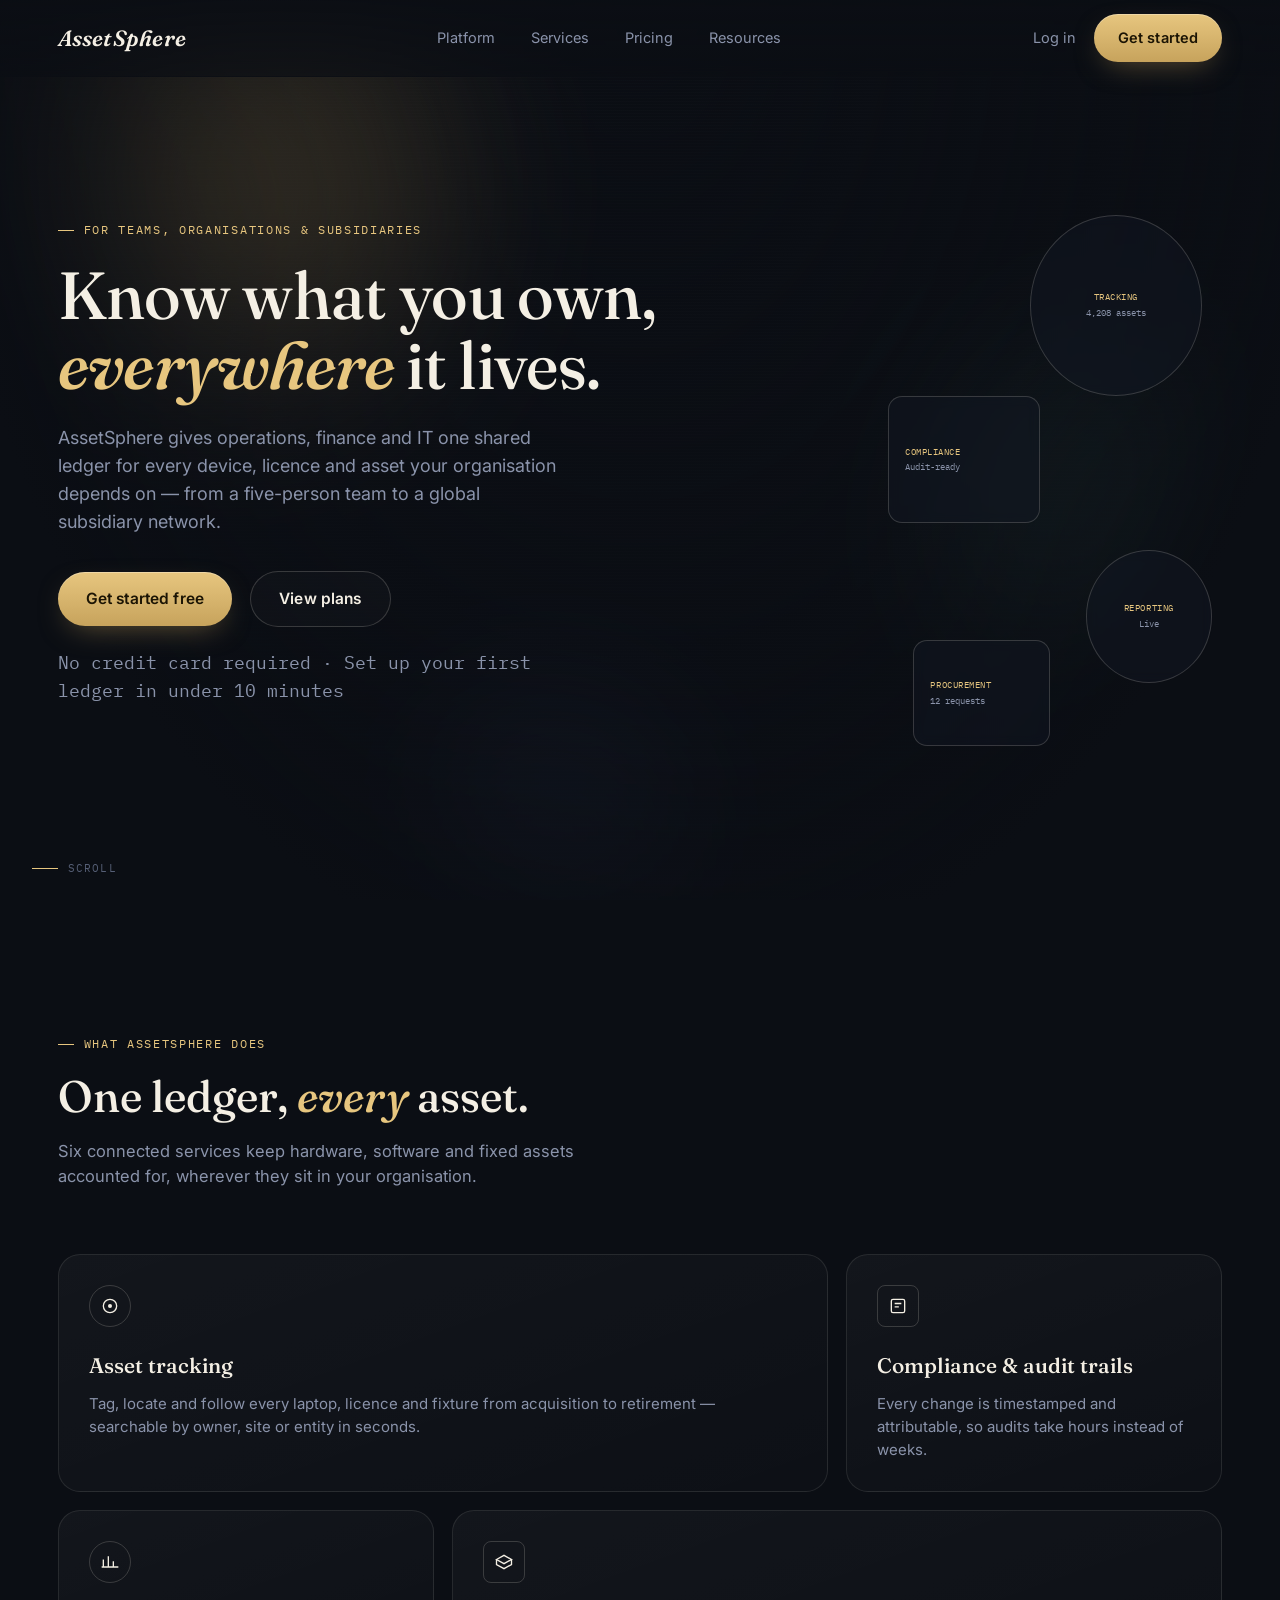
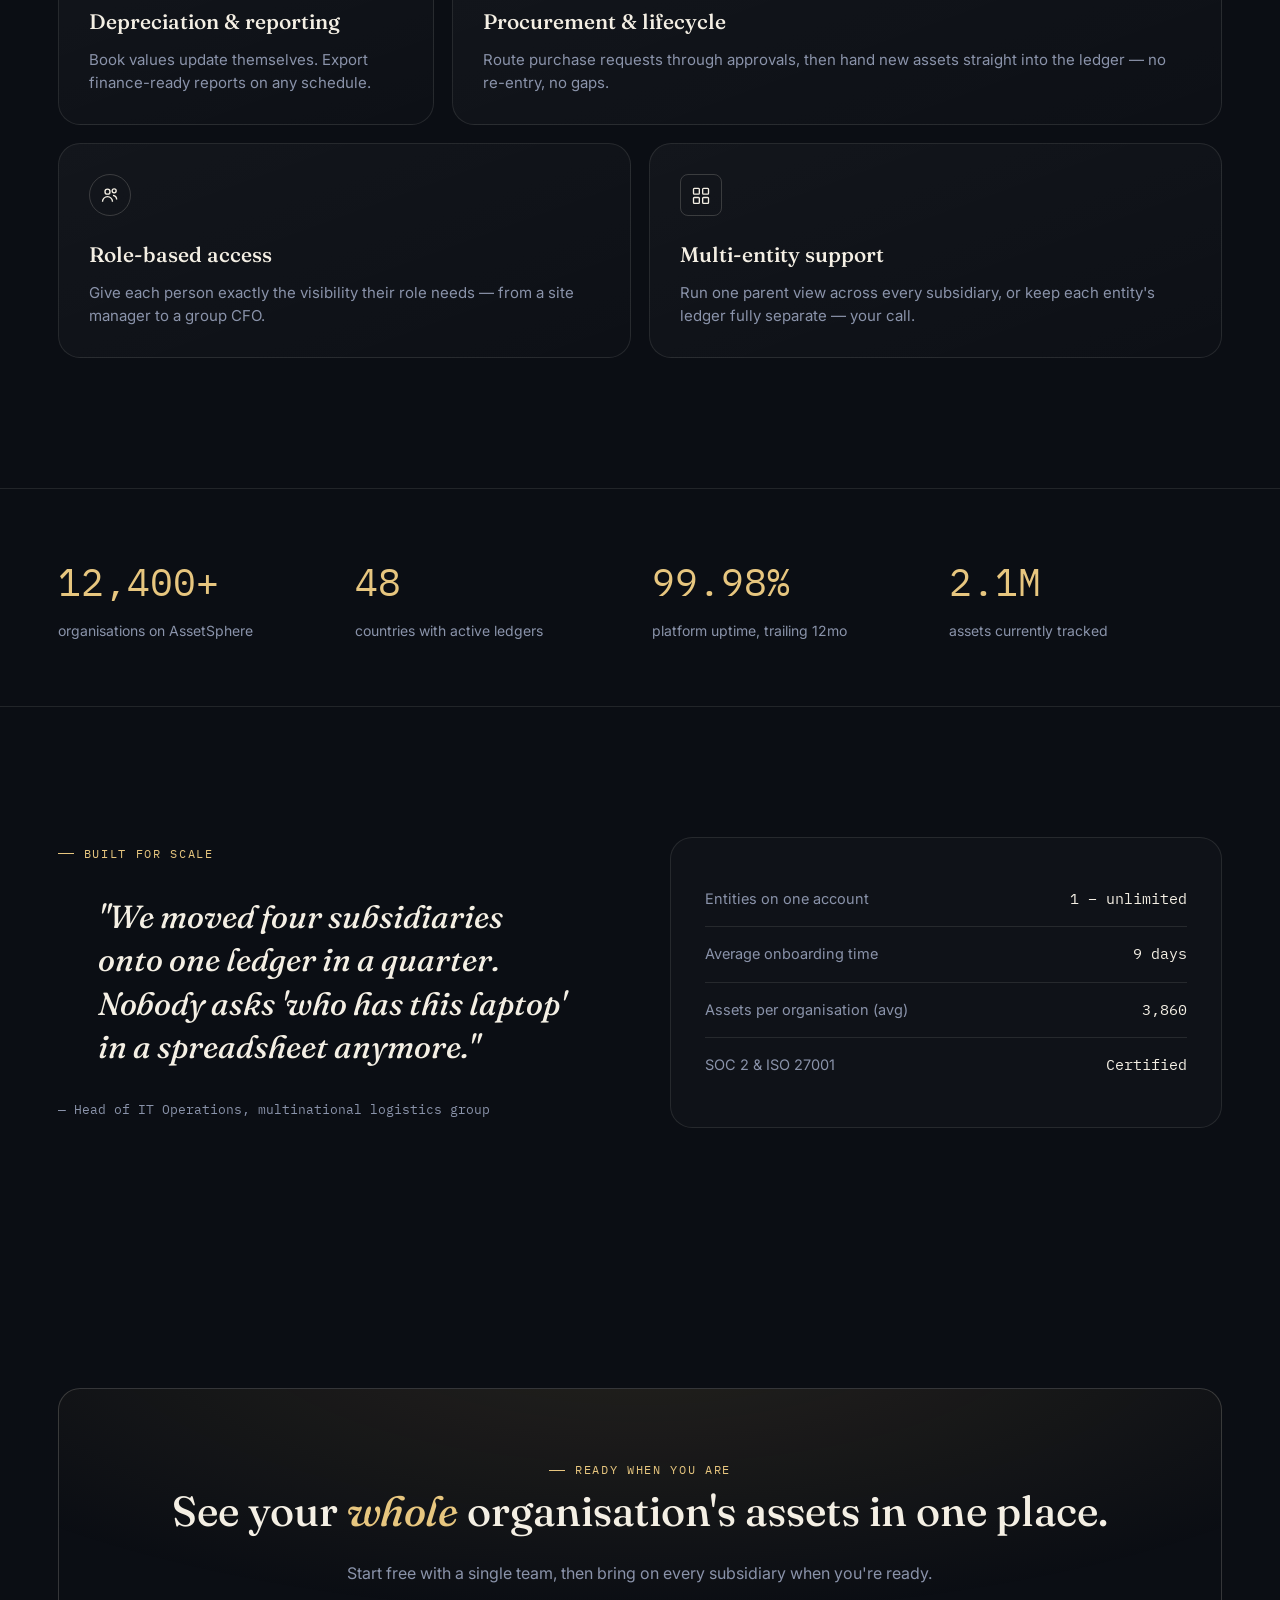
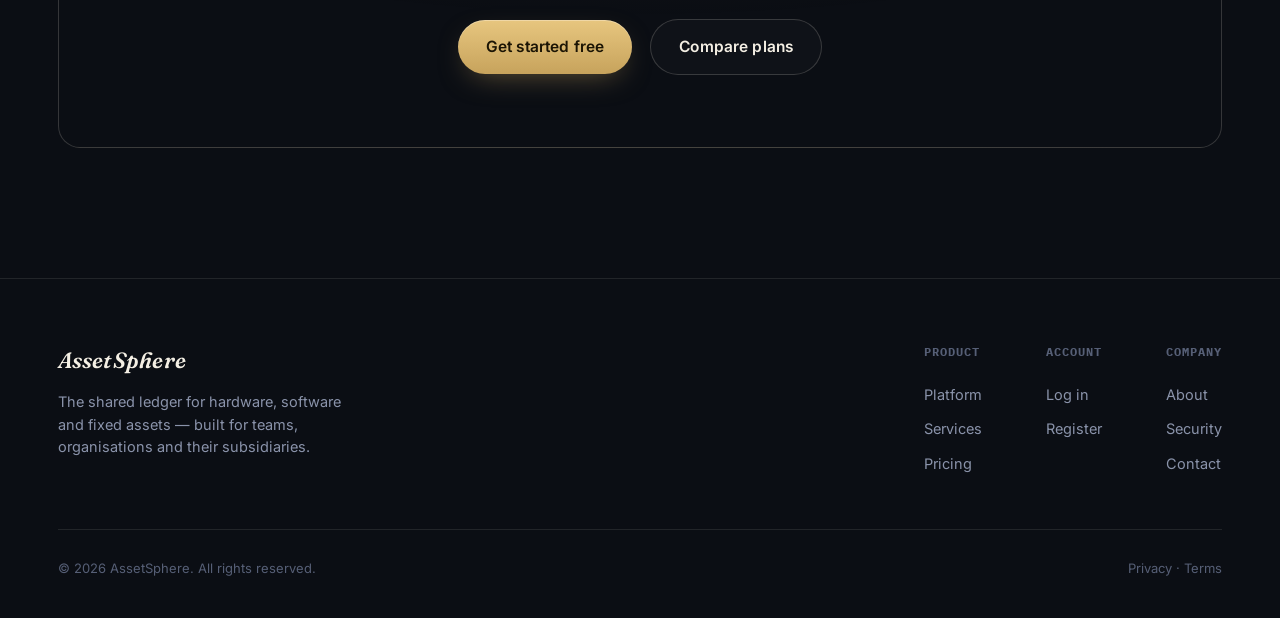
<file: index.html>
<!DOCTYPE html>
<html lang="en">
<head>
<meta charset="UTF-8">
<meta name="viewport" content="width=device-width, initial-scale=1.0, viewport-fit=cover">
<title>AssetSphere — Asset management for every team, org and subsidiary</title>
<meta name="description" content="AssetSphere gives operations, finance and IT one shared ledger for every device, license and asset your organisation depends on.">
<link rel="preconnect" href="https://fonts.googleapis.com">
<link rel="preconnect" href="https://fonts.gstatic.com" crossorigin>
<link href="https://fonts.googleapis.com/css2?family=Fraunces:ital,opsz,wght@0,9..144,380;0,9..144,480;0,9..144,560;1,9..144,480;1,9..144,560&family=Inter:wght@400;500;600;700&family=IBM+Plex+Mono:wght@400;500&display=swap" rel="stylesheet">
<link rel="stylesheet" href="css/style.css">
</head>
<body data-scene="hero">

  <!-- perpetual, scroll-tuned animated background -->
  <div class="bg-field" aria-hidden="true">
    <div class="blob blob-a"></div>
    <div class="blob blob-b"></div>
    <div class="blob blob-c"></div>
  </div>

  <nav class="nav">
    <div class="container nav-inner">
      <a href="index.html" class="wordmark">AssetSphere</a>
      <div class="nav-links">
        <a href="index.html#platform">Platform</a>
        <a href="index.html#services">Services</a>
        <a href="pricing.html">Pricing</a>
        <a href="index.html#faq">Resources</a>
      </div>
      <div class="nav-actions">
        <a href="login.html?mode=login" class="nav-login">Log in</a>
        <a href="login.html?mode=register" class="btn btn-primary">Get started</a>
      </div>
    </div>
  </nav>

  <!-- ============================= HERO ============================= -->
  <header class="hero" data-scene="hero">
    <div class="container hero-grid">
      <div class="hero-copy">
        <div class="eyebrow">For teams, organisations &amp; subsidiaries</div>
        <h1>Know what you own,<br><em>everywhere</em> it lives.</h1>
        <p>AssetSphere gives operations, finance and IT one shared ledger for every device, licence and asset your organisation depends on — from a five-person team to a global subsidiary network.</p>
        <div class="hero-actions">
          <a href="login.html?mode=register" class="btn btn-primary btn-lg">Get started free</a>
          <a href="pricing.html" class="btn btn-ghost btn-lg">View plans</a>
        </div>
        <p class="hero-note">No credit card required · Set up your first ledger in under 10 minutes</p>
      </div>

      <div class="hero-stage" id="platform">
        <div class="shape circle s-tracking">
          <span class="tag">Tracking</span>
          <span class="num">4,208 assets</span>
        </div>
        <div class="shape square s-compliance">
          <span class="tag">Compliance</span>
          <span class="num">Audit-ready</span>
        </div>
        <div class="shape circle s-reporting">
          <span class="tag">Reporting</span>
          <span class="num">Live</span>
        </div>
        <div class="shape square s-procurement">
          <span class="tag">Procurement</span>
          <span class="num">12 requests</span>
        </div>
      </div>
    </div>

    <div class="scroll-cue"><span class="line"></span> Scroll</div>
  </header>

  <!-- ============================= FEATURES ============================= -->
  <section class="section" id="services" data-scene="features">
    <div class="container">
      <div class="section-head">
        <div class="eyebrow">What AssetSphere does</div>
        <h2>One ledger, <em>every</em> asset.</h2>
        <p>Six connected services keep hardware, software and fixed assets accounted for, wherever they sit in your organisation.</p>
      </div>

      <div class="bento">

        <div class="card card--wide reveal">
          <div class="glyph circle">
            <svg viewBox="0 0 24 24" fill="none" stroke="currentColor" stroke-width="1.6"><circle cx="12" cy="12" r="8"/><circle cx="12" cy="12" r="2.4" fill="currentColor" stroke="none"/></svg>
          </div>
          <h3>Asset tracking</h3>
          <p>Tag, locate and follow every laptop, licence and fixture from acquisition to retirement — searchable by owner, site or entity in seconds.</p>
        </div>

        <div class="card card--narrow reveal">
          <div class="glyph">
            <svg viewBox="0 0 24 24" fill="none" stroke="currentColor" stroke-width="1.6"><rect x="4" y="4" width="16" height="16" rx="2"/><path d="M8 9h8M8 13h5"/></svg>
          </div>
          <h3>Compliance &amp; audit trails</h3>
          <p>Every change is timestamped and attributable, so audits take hours instead of weeks.</p>
        </div>

        <div class="card card--narrow reveal">
          <div class="glyph circle">
            <svg viewBox="0 0 24 24" fill="none" stroke="currentColor" stroke-width="1.6"><path d="M4 18V9M10 18V5M16 18v-7M22 18H2"/></svg>
          </div>
          <h3>Depreciation &amp; reporting</h3>
          <p>Book values update themselves. Export finance-ready reports on any schedule.</p>
        </div>

        <div class="card card--wide reveal">
          <div class="glyph">
            <svg viewBox="0 0 24 24" fill="none" stroke="currentColor" stroke-width="1.6"><path d="M3 9l9-5 9 5-9 5-9-5Z"/><path d="M3 9v6l9 5 9-5V9"/></svg>
          </div>
          <h3>Procurement &amp; lifecycle</h3>
          <p>Route purchase requests through approvals, then hand new assets straight into the ledger — no re-entry, no gaps.</p>
        </div>

        <div class="card card--half reveal">
          <div class="glyph circle">
            <svg viewBox="0 0 24 24" fill="none" stroke="currentColor" stroke-width="1.6"><circle cx="9" cy="8" r="3"/><path d="M3 20c0-3.3 2.7-6 6-6s6 2.7 6 6"/><circle cx="17" cy="7" r="2.4"/><path d="M15.6 12.4c2.4.4 4.4 2.4 4.4 5.1"/></svg>
          </div>
          <h3>Role-based access</h3>
          <p>Give each person exactly the visibility their role needs — from a site manager to a group CFO.</p>
        </div>

        <div class="card card--half reveal">
          <div class="glyph">
            <svg viewBox="0 0 24 24" fill="none" stroke="currentColor" stroke-width="1.6"><rect x="3" y="4" width="7" height="7" rx="1"/><rect x="14" y="4" width="7" height="7" rx="1"/><rect x="3" y="15" width="7" height="7" rx="1"/><rect x="14" y="15" width="7" height="7" rx="1"/></svg>
          </div>
          <h3>Multi-entity support</h3>
          <p>Run one parent view across every subsidiary, or keep each entity's ledger fully separate — your call.</p>
        </div>

      </div>
    </div>
  </section>

  <!-- ============================= STATS ============================= -->
  <section class="stats" data-scene="features">
    <div class="container stats-grid">
      <div class="stat reveal"><div class="n">12,400+</div><div class="l">organisations on AssetSphere</div></div>
      <div class="stat reveal"><div class="n">48</div><div class="l">countries with active ledgers</div></div>
      <div class="stat reveal"><div class="n">99.98%</div><div class="l">platform uptime, trailing 12mo</div></div>
      <div class="stat reveal"><div class="n">2.1M</div><div class="l">assets currently tracked</div></div>
    </div>
  </section>

  <!-- ============================= PROOF ============================= -->
  <section class="section" data-scene="proof">
    <div class="container proof">
      <div class="reveal">
        <div class="eyebrow">Built for scale</div>
        <blockquote>"We moved four subsidiaries onto one ledger in a quarter. Nobody asks 'who has this laptop' in a spreadsheet anymore."</blockquote>
        <cite>— Head of IT Operations, multinational logistics group</cite>
      </div>
      <div class="proof-panel reveal">
        <div class="proof-row"><span class="label">Entities on one account</span><span class="value">1 – unlimited</span></div>
        <div class="proof-row"><span class="label">Average onboarding time</span><span class="value">9 days</span></div>
        <div class="proof-row"><span class="label">Assets per organisation (avg)</span><span class="value">3,860</span></div>
        <div class="proof-row"><span class="label">SOC 2 &amp; ISO 27001</span><span class="value">Certified</span></div>
      </div>
    </div>
  </section>

  <!-- ============================= FAQ / RESOURCES teaser ============================= -->
  <section class="section" id="faq" data-scene="cta">
    <div class="container">
      <div class="cta-band reveal">
        <div class="eyebrow" style="justify-content:center">Ready when you are</div>
        <h2>See your <em>whole</em> organisation's assets in one place.</h2>
        <p>Start free with a single team, then bring on every subsidiary when you're ready.</p>
        <div class="hero-actions">
          <a href="login.html?mode=register" class="btn btn-primary btn-lg">Get started free</a>
          <a href="pricing.html" class="btn btn-ghost btn-lg">Compare plans</a>
        </div>
      </div>
    </div>
  </section>

  <footer data-scene="cta">
    <div class="container">
      <div class="footer-top">
        <div class="footer-brand">
          <a href="index.html" class="wordmark">AssetSphere</a>
          <p>The shared ledger for hardware, software and fixed assets — built for teams, organisations and their subsidiaries.</p>
        </div>
        <div class="footer-cols">
          <div class="footer-col">
            <h4>Product</h4>
            <a href="index.html#platform">Platform</a>
            <a href="index.html#services">Services</a>
            <a href="pricing.html">Pricing</a>
          </div>
          <div class="footer-col">
            <h4>Account</h4>
            <a href="login.html?mode=login">Log in</a>
            <a href="login.html?mode=register">Register</a>
          </div>
          <div class="footer-col">
            <h4>Company</h4>
            <a href="#">About</a>
            <a href="#">Security</a>
            <a href="#">Contact</a>
          </div>
        </div>
      </div>
      <div class="footer-bottom">
        <span>© 2026 AssetSphere. All rights reserved.</span>
        <span>Privacy · Terms</span>
      </div>
    </div>
  </footer>

  <script src="js/main.js"></script>
</body>
</html>
</file>
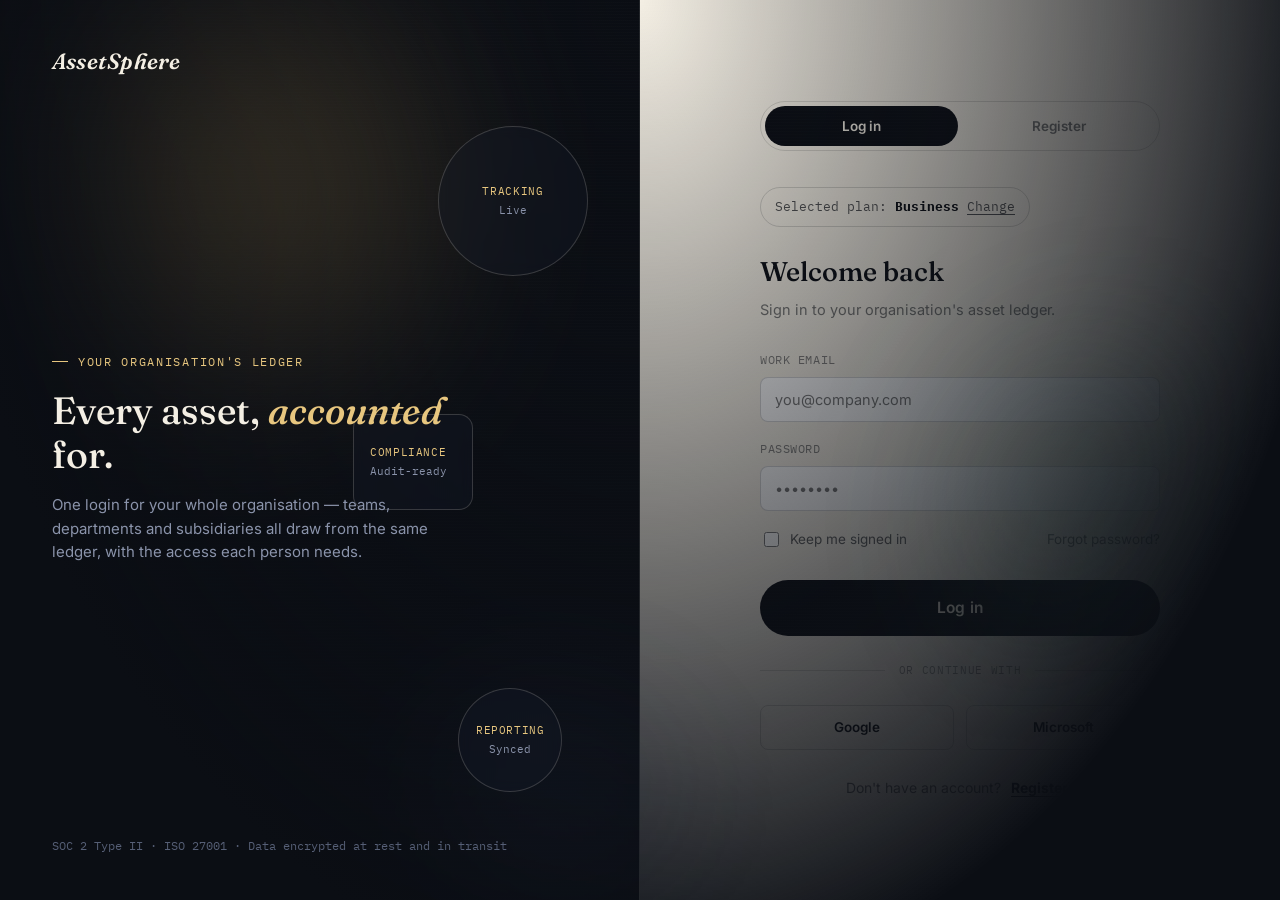
<file: login.html>
<!DOCTYPE html>
<html lang="en">
<head>
<meta charset="UTF-8">
<meta name="viewport" content="width=device-width, initial-scale=1.0, viewport-fit=cover">
<title>Log in or register — AssetSphere</title>
<meta name="description" content="Sign in to your organisation's asset ledger, or set up AssetSphere for your team.">
<link rel="preconnect" href="https://fonts.googleapis.com">
<link rel="preconnect" href="https://fonts.gstatic.com" crossorigin>
<link href="https://fonts.googleapis.com/css2?family=Fraunces:ital,opsz,wght@0,9..144,380;0,9..144,480;0,9..144,560;1,9..144,480;1,9..144,560&family=Inter:wght@400;500;600;700&family=IBM+Plex+Mono:wght@400;500&display=swap" rel="stylesheet">
<link rel="stylesheet" href="css/style.css">
<link rel="stylesheet" href="css/auth.css">
</head>
<body class="auth-body" data-scene="hero">

  <div class="bg-field" aria-hidden="true">
    <div class="blob blob-a"></div>
    <div class="blob blob-b"></div>
    <div class="blob blob-c"></div>
  </div>

  <div class="auth-shell">

    <!-- brand / motion panel -->
    <div class="auth-brand">
      <a href="index.html" class="wordmark">AssetSphere</a>

      <div class="auth-stage" aria-hidden="true">
        <div class="shape circle a-s1"><span class="tag">Tracking</span><span class="num">Live</span></div>
        <div class="shape square a-s2"><span class="tag">Compliance</span><span class="num">Audit-ready</span></div>
        <div class="shape circle a-s3"><span class="tag">Reporting</span><span class="num">Synced</span></div>
      </div>

      <div class="auth-brand-copy">
        <div class="eyebrow">Your organisation's ledger</div>
        <h1>Every asset, <em>accounted</em> for.</h1>
        <p>One login for your whole organisation — teams, departments and subsidiaries all draw from the same ledger, with the access each person needs.</p>
      </div>

      <div class="auth-foot-note">SOC 2 Type II · ISO 27001 · Data encrypted at rest and in transit</div>
    </div>

    <!-- form panel -->
    <div class="auth-form-side">
      <div class="auth-form-wrap">

        <div class="auth-tabs">
          <button type="button" data-pane="login" class="is-active">Log in</button>
          <button type="button" data-pane="register">Register</button>
        </div>

        <div class="plan-chip" data-plan-chip hidden>
          Selected plan: <strong data-plan-name>Business</strong>
          <a href="pricing.html">Change</a>
        </div>

        <h2 data-auth-heading>Welcome back</h2>
        <p class="sub" data-auth-sub>Sign in to your organisation's asset ledger.</p>

        <!-- LOGIN -->
        <div class="pane" data-pane="login">
          <form data-auth-form>
            <div class="field">
              <label for="login-email">Work email</label>
              <input id="login-email" type="email" placeholder="you@company.com" required autocomplete="email">
            </div>
            <div class="field">
              <label for="login-password">Password</label>
              <input id="login-password" type="password" placeholder="••••••••" required autocomplete="current-password">
            </div>
            <div class="form-row-between">
              <label class="checkline"><input type="checkbox">Keep me signed in</label>
              <a href="#" class="link-muted">Forgot password?</a>
            </div>
            <button type="submit" class="btn btn-dark btn-block btn-lg">Log in</button>
          </form>

          <div class="divider">Or continue with</div>
          <div class="sso-row">
            <button type="button" class="sso-btn">Google</button>
            <button type="button" class="sso-btn">Microsoft</button>
          </div>

          <p class="auth-switch">Don't have an account? <button type="button" data-switch-to="register">Register</button></p>
        </div>

        <!-- REGISTER -->
        <div class="pane" data-pane="register">
          <form data-auth-form>
            <div class="field-row">
              <div class="field">
                <label for="reg-first">First name</label>
                <input id="reg-first" type="text" placeholder="Jordan" required autocomplete="given-name">
              </div>
              <div class="field">
                <label for="reg-last">Last name</label>
                <input id="reg-last" type="text" placeholder="Reyes" required autocomplete="family-name">
              </div>
            </div>
            <div class="field">
              <label for="reg-org">Organisation name</label>
              <input id="reg-org" type="text" placeholder="Acme Holdings, or a subsidiary name" required autocomplete="organization">
            </div>
            <div class="field">
              <label for="reg-email">Work email</label>
              <input id="reg-email" type="email" placeholder="you@company.com" required autocomplete="email">
            </div>
            <div class="field">
              <label for="reg-size">Organisation size</label>
              <select id="reg-size" required>
                <option value="" disabled selected>Select team size</option>
                <option>1–10 people</option>
                <option>11–50 people</option>
                <option>51–250 people</option>
                <option>251–1,000 people</option>
                <option>1,000+ / multiple subsidiaries</option>
              </select>
            </div>
            <div class="field">
              <label for="reg-password">Password</label>
              <input id="reg-password" type="password" placeholder="At least 10 characters" required autocomplete="new-password" minlength="10">
              <div class="field-hint">Use 10+ characters with a mix of letters and numbers.</div>
            </div>
            <div class="form-row-between">
              <label class="checkline"><input type="checkbox" required>I agree to the Terms &amp; Privacy Policy</label>
            </div>
            <button type="submit" class="btn btn-dark btn-block btn-lg">Create account</button>
          </form>

          <p class="auth-switch">Already have an account? <button type="button" data-switch-to="login">Log in</button></p>
        </div>

      </div>
    </div>

  </div>

  <script src="js/main.js"></script>
  <script src="js/auth.js"></script>
</body>
</html>
</file>
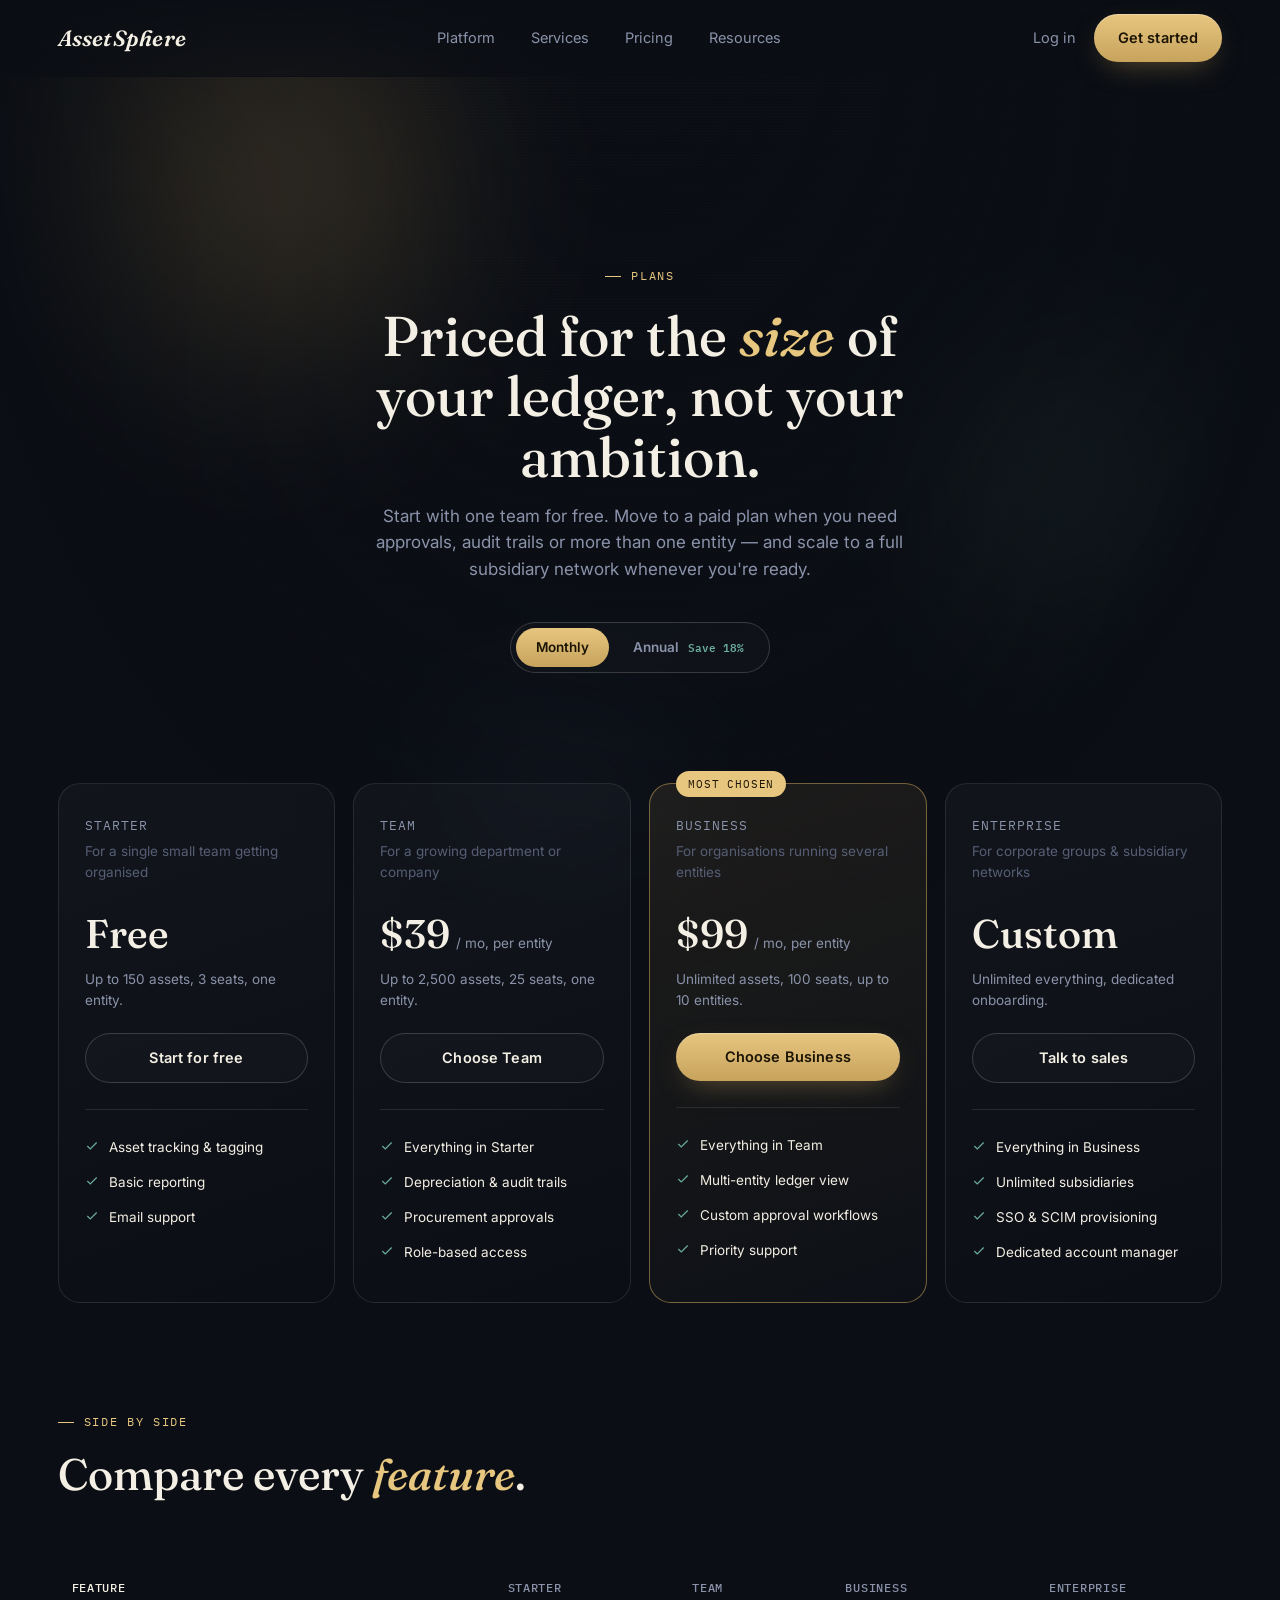
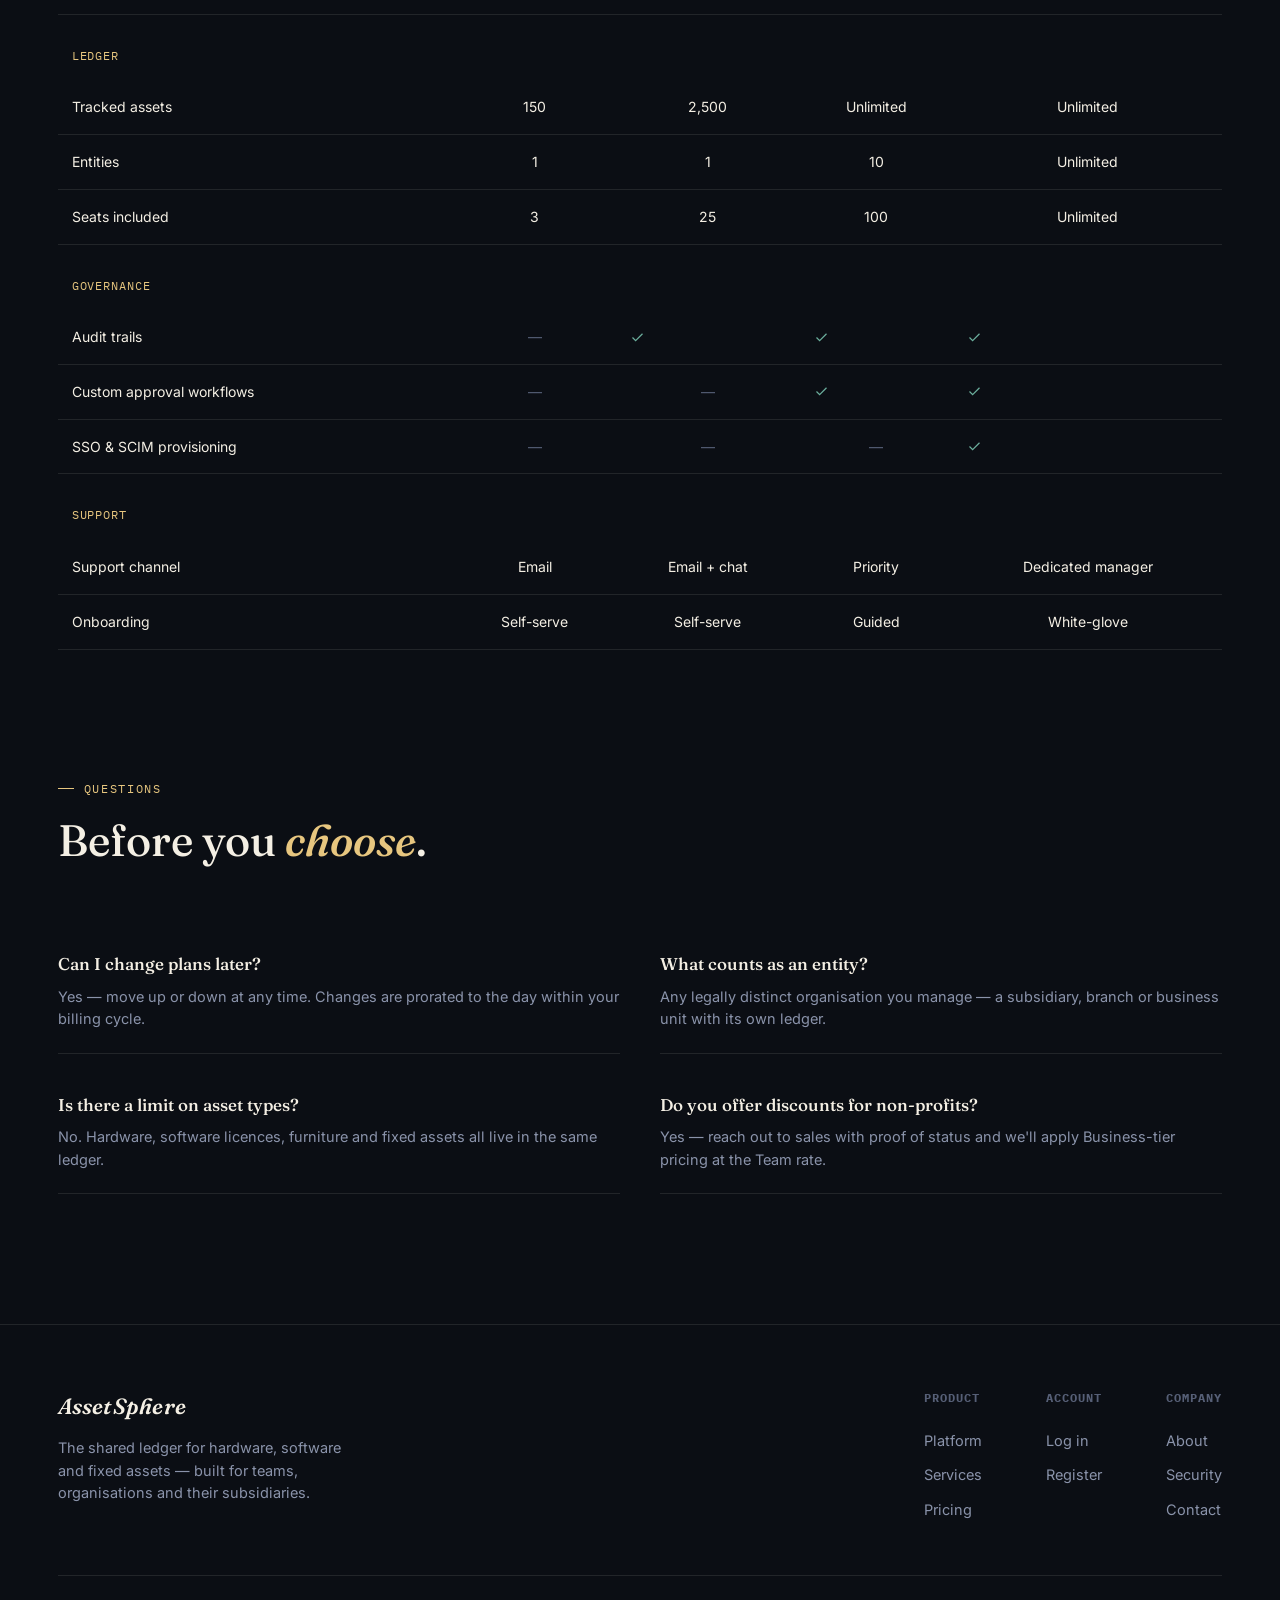
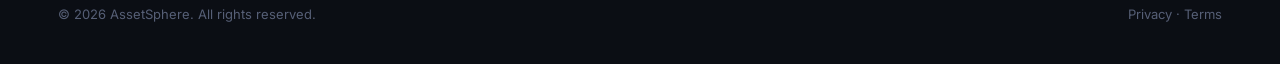
<file: pricing.html>
<!DOCTYPE html>
<html lang="en">
<head>
<meta charset="UTF-8">
<meta name="viewport" content="width=device-width, initial-scale=1.0, viewport-fit=cover">
<title>Pricing — AssetSphere</title>
<meta name="description" content="Plans for every stage — from a single team to a global subsidiary network.">
<link rel="preconnect" href="https://fonts.googleapis.com">
<link rel="preconnect" href="https://fonts.gstatic.com" crossorigin>
<link href="https://fonts.googleapis.com/css2?family=Fraunces:ital,opsz,wght@0,9..144,380;0,9..144,480;0,9..144,560;1,9..144,480;1,9..144,560&family=Inter:wght@400;500;600;700&family=IBM+Plex+Mono:wght@400;500&display=swap" rel="stylesheet">
<link rel="stylesheet" href="css/style.css">
<link rel="stylesheet" href="css/pricing.css">
</head>
<body data-scene="hero">

  <div class="bg-field" aria-hidden="true">
    <div class="blob blob-a"></div>
    <div class="blob blob-b"></div>
    <div class="blob blob-c"></div>
  </div>

  <nav class="nav">
    <div class="container nav-inner">
      <a href="index.html" class="wordmark">AssetSphere</a>
      <div class="nav-links">
        <a href="index.html#platform">Platform</a>
        <a href="index.html#services">Services</a>
        <a href="pricing.html">Pricing</a>
        <a href="index.html#faq">Resources</a>
      </div>
      <div class="nav-actions">
        <a href="login.html?mode=login" class="nav-login">Log in</a>
        <a href="login.html?mode=register" class="btn btn-primary">Get started</a>
      </div>
    </div>
  </nav>

  <header class="pricing-hero" data-scene="hero">
    <div class="container">
      <div class="eyebrow">Plans</div>
      <h1>Priced for the <em>size</em> of your ledger, not your ambition.</h1>
      <p>Start with one team for free. Move to a paid plan when you need approvals, audit trails or more than one entity — and scale to a full subsidiary network whenever you're ready.</p>

      <div class="billing-toggle">
        <button type="button" data-period="monthly" class="is-active">Monthly</button>
        <button type="button" data-period="annual">Annual <span class="save">Save 18%</span></button>
      </div>
    </div>
  </header>

  <section class="plans monthly" data-scene="features">
    <div class="container">
      <div class="plans-grid">

        <!-- Starter -->
        <div class="plan reveal">
          <div class="plan-name">Starter</div>
          <div class="plan-for">For a single small team getting organised</div>
          <div class="plan-price">
            <span class="amt m-price">Free</span>
            <span class="amt a-price">Free</span>
          </div>
          <div class="plan-desc">Up to 150 assets, 3 seats, one entity.</div>
          <a href="login.html?mode=register&amp;plan=Starter" class="btn btn-ghost btn-block">Start for free</a>
          <ul class="plan-features">
            <li><svg viewBox="0 0 24 24" fill="none" stroke="currentColor" stroke-width="2"><path d="M4 12l5 5 11-11"/></svg>Asset tracking &amp; tagging</li>
            <li><svg viewBox="0 0 24 24" fill="none" stroke="currentColor" stroke-width="2"><path d="M4 12l5 5 11-11"/></svg>Basic reporting</li>
            <li><svg viewBox="0 0 24 24" fill="none" stroke="currentColor" stroke-width="2"><path d="M4 12l5 5 11-11"/></svg>Email support</li>
          </ul>
        </div>

        <!-- Team -->
        <div class="plan reveal">
          <div class="plan-name">Team</div>
          <div class="plan-for">For a growing department or company</div>
          <div class="plan-price">
            <span class="amt m-price">$39</span>
            <span class="amt a-price">$32</span>
            <span class="per">/ mo, per entity</span>
          </div>
          <div class="plan-desc">Up to 2,500 assets, 25 seats, one entity.</div>
          <a href="login.html?mode=register&amp;plan=Team" class="btn btn-ghost btn-block">Choose Team</a>
          <ul class="plan-features">
            <li><svg viewBox="0 0 24 24" fill="none" stroke="currentColor" stroke-width="2"><path d="M4 12l5 5 11-11"/></svg>Everything in Starter</li>
            <li><svg viewBox="0 0 24 24" fill="none" stroke="currentColor" stroke-width="2"><path d="M4 12l5 5 11-11"/></svg>Depreciation &amp; audit trails</li>
            <li><svg viewBox="0 0 24 24" fill="none" stroke="currentColor" stroke-width="2"><path d="M4 12l5 5 11-11"/></svg>Procurement approvals</li>
            <li><svg viewBox="0 0 24 24" fill="none" stroke="currentColor" stroke-width="2"><path d="M4 12l5 5 11-11"/></svg>Role-based access</li>
          </ul>
        </div>

        <!-- Business (featured) -->
        <div class="plan is-featured reveal">
          <div class="plan-badge">Most chosen</div>
          <div class="plan-name">Business</div>
          <div class="plan-for">For organisations running several entities</div>
          <div class="plan-price">
            <span class="amt m-price">$99</span>
            <span class="amt a-price">$81</span>
            <span class="per">/ mo, per entity</span>
          </div>
          <div class="plan-desc">Unlimited assets, 100 seats, up to 10 entities.</div>
          <a href="login.html?mode=register&amp;plan=Business" class="btn btn-primary btn-block">Choose Business</a>
          <ul class="plan-features">
            <li><svg viewBox="0 0 24 24" fill="none" stroke="currentColor" stroke-width="2"><path d="M4 12l5 5 11-11"/></svg>Everything in Team</li>
            <li><svg viewBox="0 0 24 24" fill="none" stroke="currentColor" stroke-width="2"><path d="M4 12l5 5 11-11"/></svg>Multi-entity ledger view</li>
            <li><svg viewBox="0 0 24 24" fill="none" stroke="currentColor" stroke-width="2"><path d="M4 12l5 5 11-11"/></svg>Custom approval workflows</li>
            <li><svg viewBox="0 0 24 24" fill="none" stroke="currentColor" stroke-width="2"><path d="M4 12l5 5 11-11"/></svg>Priority support</li>
          </ul>
        </div>

        <!-- Enterprise -->
        <div class="plan reveal">
          <div class="plan-name">Enterprise</div>
          <div class="plan-for">For corporate groups &amp; subsidiary networks</div>
          <div class="plan-price">
            <span class="amt m-price">Custom</span>
            <span class="amt a-price">Custom</span>
          </div>
          <div class="plan-desc">Unlimited everything, dedicated onboarding.</div>
          <a href="login.html?mode=register&amp;plan=Enterprise" class="btn btn-ghost btn-block">Talk to sales</a>
          <ul class="plan-features">
            <li><svg viewBox="0 0 24 24" fill="none" stroke="currentColor" stroke-width="2"><path d="M4 12l5 5 11-11"/></svg>Everything in Business</li>
            <li><svg viewBox="0 0 24 24" fill="none" stroke="currentColor" stroke-width="2"><path d="M4 12l5 5 11-11"/></svg>Unlimited subsidiaries</li>
            <li><svg viewBox="0 0 24 24" fill="none" stroke="currentColor" stroke-width="2"><path d="M4 12l5 5 11-11"/></svg>SSO &amp; SCIM provisioning</li>
            <li><svg viewBox="0 0 24 24" fill="none" stroke="currentColor" stroke-width="2"><path d="M4 12l5 5 11-11"/></svg>Dedicated account manager</li>
          </ul>
        </div>

      </div>
    </div>
  </section>

  <section class="compare" data-scene="proof">
    <div class="container">
      <div class="section-head">
        <div class="eyebrow">Side by side</div>
        <h2>Compare every <em>feature</em>.</h2>
      </div>
      <div class="compare-wrap">
        <table class="compare-table">
          <thead>
            <tr><th>Feature</th><th>Starter</th><th>Team</th><th>Business</th><th>Enterprise</th></tr>
          </thead>
          <tbody>
            <tr class="grp"><td colspan="5">Ledger</td></tr>
            <tr><td>Tracked assets</td><td>150</td><td>2,500</td><td>Unlimited</td><td>Unlimited</td></tr>
            <tr><td>Entities</td><td>1</td><td>1</td><td>10</td><td>Unlimited</td></tr>
            <tr><td>Seats included</td><td>3</td><td>25</td><td>100</td><td>Unlimited</td></tr>

            <tr class="grp"><td colspan="5">Governance</td></tr>
            <tr><td>Audit trails</td><td><span class="dash">—</span></td><td><svg viewBox="0 0 24 24" fill="none" stroke="currentColor" stroke-width="2"><path d="M4 12l5 5 11-11"/></svg></td><td><svg viewBox="0 0 24 24" fill="none" stroke="currentColor" stroke-width="2"><path d="M4 12l5 5 11-11"/></svg></td><td><svg viewBox="0 0 24 24" fill="none" stroke="currentColor" stroke-width="2"><path d="M4 12l5 5 11-11"/></svg></td></tr>
            <tr><td>Custom approval workflows</td><td><span class="dash">—</span></td><td><span class="dash">—</span></td><td><svg viewBox="0 0 24 24" fill="none" stroke="currentColor" stroke-width="2"><path d="M4 12l5 5 11-11"/></svg></td><td><svg viewBox="0 0 24 24" fill="none" stroke="currentColor" stroke-width="2"><path d="M4 12l5 5 11-11"/></svg></td></tr>
            <tr><td>SSO &amp; SCIM provisioning</td><td><span class="dash">—</span></td><td><span class="dash">—</span></td><td><span class="dash">—</span></td><td><svg viewBox="0 0 24 24" fill="none" stroke="currentColor" stroke-width="2"><path d="M4 12l5 5 11-11"/></svg></td></tr>

            <tr class="grp"><td colspan="5">Support</td></tr>
            <tr><td>Support channel</td><td>Email</td><td>Email + chat</td><td>Priority</td><td>Dedicated manager</td></tr>
            <tr><td>Onboarding</td><td>Self-serve</td><td>Self-serve</td><td>Guided</td><td>White-glove</td></tr>
          </tbody>
        </table>
      </div>
    </div>
  </section>

  <section class="faq" data-scene="cta">
    <div class="container">
      <div class="section-head">
        <div class="eyebrow">Questions</div>
        <h2>Before you <em>choose</em>.</h2>
      </div>
      <div class="faq-grid">
        <div class="faq-item">
          <h4>Can I change plans later?</h4>
          <p>Yes — move up or down at any time. Changes are prorated to the day within your billing cycle.</p>
        </div>
        <div class="faq-item">
          <h4>What counts as an entity?</h4>
          <p>Any legally distinct organisation you manage — a subsidiary, branch or business unit with its own ledger.</p>
        </div>
        <div class="faq-item">
          <h4>Is there a limit on asset types?</h4>
          <p>No. Hardware, software licences, furniture and fixed assets all live in the same ledger.</p>
        </div>
        <div class="faq-item">
          <h4>Do you offer discounts for non-profits?</h4>
          <p>Yes — reach out to sales with proof of status and we'll apply Business-tier pricing at the Team rate.</p>
        </div>
      </div>
    </div>
  </section>

  <footer data-scene="cta">
    <div class="container">
      <div class="footer-top">
        <div class="footer-brand">
          <a href="index.html" class="wordmark">AssetSphere</a>
          <p>The shared ledger for hardware, software and fixed assets — built for teams, organisations and their subsidiaries.</p>
        </div>
        <div class="footer-cols">
          <div class="footer-col">
            <h4>Product</h4>
            <a href="index.html#platform">Platform</a>
            <a href="index.html#services">Services</a>
            <a href="pricing.html">Pricing</a>
          </div>
          <div class="footer-col">
            <h4>Account</h4>
            <a href="login.html?mode=login">Log in</a>
            <a href="login.html?mode=register">Register</a>
          </div>
          <div class="footer-col">
            <h4>Company</h4>
            <a href="#">About</a>
            <a href="#">Security</a>
            <a href="#">Contact</a>
          </div>
        </div>
      </div>
      <div class="footer-bottom">
        <span>© 2026 AssetSphere. All rights reserved.</span>
        <span>Privacy · Terms</span>
      </div>
    </div>
  </footer>

  <script src="js/main.js"></script>
  <script src="js/pricing.js"></script>
</body>
</html>
</file>
<file: css/style.css>
/* ==========================================================================
   AssetSphere — design tokens
   ========================================================================== */

:root{
  /* colour */
  --ink:        #0B0E14;
  --panel:      #141a29;
  --panel-2:    #182034;
  --paper:      #F4EFE4;
  --paper-dim:  #E7E0D0;
  --brass:      #C7A35C;
  --brass-brt:  #E7C67F;
  --verdigris:  #4E8577;
  --verdigris-brt:#6BAE9C;
  --steel:      #8A93AA;
  --steel-dim:  #565F76;
  --line:       rgba(244,239,228,0.10);
  --line-brt:   rgba(244,239,228,0.18);
  --danger:     #C1654D;

  /* type */
  --f-display: "Fraunces", "Iowan Old Style", ui-serif, serif;
  --f-body:    "Inter", -apple-system, "Segoe UI", sans-serif;
  --f-mono:    "IBM Plex Mono", ui-monospace, SFMono-Regular, monospace;

  /* scale */
  --radius-s:  8px;
  --radius-m:  14px;
  --radius-l:  22px;
  --container: min(1920px, 96vw);

  --ease: cubic-bezier(.16,.8,.24,1);
}

/* ==========================================================================
   Reset
   ========================================================================== */

*, *::before, *::after{ box-sizing: border-box; }
html{ scroll-behavior: smooth; }
@media (prefers-reduced-motion: reduce){
  html{ scroll-behavior: auto; }
}
body{
  margin:0;
  background: var(--ink);
  color: var(--paper);
  font-family: var(--f-body);
  font-size: 16px;
  line-height: 1.55;
  -webkit-font-smoothing: antialiased;
  overflow-x: hidden;
}
img, svg{ display:block; max-width:100%; }
a{ color: inherit; text-decoration: none; }
ul{ margin:0; padding:0; list-style:none; }
h1,h2,h3,h4,p{ margin:0; }
button{ font: inherit; color: inherit; background:none; border:none; cursor:pointer; }
::selection{ background: var(--brass); color: var(--ink); }

:focus-visible{
  outline: 2px solid var(--brass-brt);
  outline-offset: 3px;
  border-radius: 4px;
}

.container{
  width: 100%;
  max-width: var(--container);
  margin: 0 auto;
  padding-left: max(clamp(20px, 5vw, 32px), env(safe-area-inset-left));
  padding-right: max(clamp(20px, 5vw, 32px), env(safe-area-inset-right));
}

.eyebrow{
  display:flex;
  align-items:center;
  gap:10px;
  font-family: var(--f-mono);
  font-size: 12px;
  letter-spacing: .14em;
  text-transform: uppercase;
  color: var(--brass-brt);
}
.eyebrow::before{
  content:"";
  width: 16px;
  height: 1px;
  background: var(--brass-brt);
}

/* ==========================================================================
   Animated background system
   — a slow, perpetual drift of three light fields, always in motion.
   — as sections cross the viewport, an IntersectionObserver swaps
     body[data-scene], which retunes hue / saturation / offset with a
     long ease so the whole field seems to dissolve into a new one.
   ========================================================================== */

.bg-field{
  position: fixed;
  inset: 0;
  z-index: 0;
  overflow: hidden;
  pointer-events: none;
  filter: hue-rotate(var(--scene-rot, 0deg)) saturate(var(--scene-sat, 1)) brightness(var(--scene-bri, 1));
  transform: translate3d(0, var(--scene-shift, 0px), 0) scale(var(--scene-scale, 1));
  transition: filter 1.8s var(--ease), transform 1.8s var(--ease);
  will-change: filter, transform;
}
.bg-field::after{
  /* subtle grain / vignette so blobs don't look like plain gradients */
  content:"";
  position:absolute; inset:0;
  background:
    radial-gradient(ellipse at 50% 0%, transparent 0%, var(--ink) 78%),
    repeating-linear-gradient(0deg, rgba(255,255,255,0.02) 0px, transparent 1px, transparent 3px);
  z-index: 2;
}
.blob{
  position:absolute;
  border-radius: 50%;
  filter: blur(70px);
  mix-blend-mode: screen;
  opacity: .55;
  will-change: transform;
}
.blob-a{
  width: 46vw; height: 46vw;
  top: -8vw; left: -6vw;
  background: radial-gradient(circle, var(--brass) 0%, transparent 70%);
  animation: drift-a 34s ease-in-out infinite;
}
.blob-b{
  width: 38vw; height: 38vw;
  top: 22vw; right: -8vw;
  background: radial-gradient(circle, var(--verdigris) 0%, transparent 70%);
  animation: drift-b 40s ease-in-out infinite;
}
.blob-c{
  width: 30vw; height: 30vw;
  bottom: -10vw; left: 28vw;
  background: radial-gradient(circle, #5A6FB0 0%, transparent 70%);
  animation: drift-c 46s ease-in-out infinite;
  opacity: .4;
}
@keyframes drift-a{
  0%,100%{ transform: translate(0,0) scale(1); }
  33%{ transform: translate(6vw, 8vw) scale(1.08); }
  66%{ transform: translate(-4vw, 3vw) scale(0.94); }
}
@keyframes drift-b{
  0%,100%{ transform: translate(0,0) scale(1); }
  40%{ transform: translate(-7vw, -5vw) scale(1.1); }
  75%{ transform: translate(3vw, 6vw) scale(0.92); }
}
@keyframes drift-c{
  0%,100%{ transform: translate(0,0) scale(1); }
  50%{ transform: translate(5vw, -6vw) scale(1.15); }
}

body[data-scene="hero"]     { --scene-rot: 0deg;   --scene-sat: 1;    --scene-shift: 0px;    --scene-bri: 1; }
body[data-scene="features"] { --scene-rot: 28deg;  --scene-sat: 1.15; --scene-shift: -60px;  --scene-bri: .96; }
body[data-scene="proof"]    { --scene-rot: -22deg; --scene-sat: .88;  --scene-shift: -120px; --scene-bri: 1.05; }
body[data-scene="cta"]      { --scene-rot: 55deg;  --scene-sat: 1.25; --scene-shift: -170px; --scene-bri: .98; }

@media (prefers-reduced-motion: reduce){
  .blob{ animation: none; }
  .bg-field{ transition: none; }
}

/* ==========================================================================
   Foreground geometry — squares & circles that stand for the product's
   services. Each drifts gently on its own; scroll adds light parallax.
   ========================================================================== */

.shape{
  position:absolute;
  border: 1px solid var(--line-brt);
  backdrop-filter: blur(6px);
  background: rgba(20,26,41,0.35);
  display:flex;
  flex-direction:column;
  justify-content:center;
  align-items:flex-start;
  padding: 14px 16px;
  animation: float 9s ease-in-out infinite;
  z-index: 3;
}
.shape.circle{ border-radius: 50%; align-items:center; justify-content:center; text-align:center; }
.shape.square{ border-radius: var(--radius-m); }
.shape .tag{
  font-family: var(--f-mono);
  font-size: 11px;
  letter-spacing: .06em;
  text-transform: uppercase;
  color: var(--brass-brt);
}
.shape .num{
  font-family: var(--f-mono);
  font-size: 11px;
  color: var(--steel);
  margin-top: 2px;
}
@keyframes float{
  0%,100%{ transform: translateY(0) rotate(var(--rot, 0deg)); }
  50%{ transform: translateY(-16px) rotate(var(--rot, 0deg)); }
}
@media (prefers-reduced-motion: reduce){
  .shape{ animation: none; }
}

/* ==========================================================================
   Navigation
   ========================================================================== */

.nav{
  position: sticky;
  top: 0;
  z-index: 40;
  border-bottom: 1px solid transparent;
  background: linear-gradient(to bottom, rgba(11,14,20,0.92), rgba(11,14,20,0.7));
  backdrop-filter: blur(10px);
  transition: border-color .3s var(--ease);
}
.nav.is-scrolled{ border-bottom-color: var(--line); }
.nav-inner{
  display:flex;
  align-items:center;
  justify-content:space-between;
  height: 76px;
}
.wordmark{
  font-family: var(--f-display);
  font-style: italic;
  font-weight: 600;
  font-size: 22px;
  letter-spacing: .01em;
}
.nav-links{
  display:flex;
  align-items:center;
  gap: 36px;
}
.nav-links a{
  font-size: 14.5px;
  color: var(--steel);
  transition: color .2s var(--ease);
}
.nav-links a:hover{ color: var(--paper); }
.nav-actions{ display:flex; align-items:center; gap: 18px; }
.nav-actions .nav-login{ font-size: 14.5px; color: var(--steel); }
.nav-actions .nav-login:hover{ color: var(--paper); }
.nav-toggle{ display:none; }

@media (max-width: 860px){
  .nav-links{ display:none; }
  .nav-toggle{ display:block; }
}

/* ==========================================================================
   Buttons
   ========================================================================== */

.btn{
  display:inline-flex;
  align-items:center;
  justify-content:center;
  gap: 8px;
  padding: clamp(11px, 2.4vw, 13px) clamp(18px, 4vw, 24px);
  border-radius: 999px;
  font-size: 14.5px;
  font-weight: 600;
  letter-spacing: .01em;
  transition: transform .25s var(--ease), box-shadow .25s var(--ease), background .25s var(--ease), color .25s var(--ease);
  white-space: nowrap;
}
.btn-primary{
  background: linear-gradient(180deg, var(--brass-brt), var(--brass));
  color: #1B1404;
  box-shadow: 0 1px 0 rgba(255,255,255,0.3) inset, 0 10px 30px -12px rgba(199,163,92,0.55);
}
.btn-primary:hover{ transform: translateY(-2px); box-shadow: 0 1px 0 rgba(255,255,255,0.3) inset, 0 16px 34px -12px rgba(199,163,92,0.7); }
.btn-ghost{
  border: 1px solid var(--line-brt);
  color: var(--paper);
  background: rgba(255,255,255,0.02);
}
.btn-ghost:hover{ background: rgba(255,255,255,0.06); border-color: rgba(244,239,228,0.32); }
.btn-dark{
  background: var(--ink);
  color: var(--paper);
  border: 1px solid rgba(11,14,20,0.2);
}
.btn-dark:hover{ transform: translateY(-2px); }
.btn-block{ width:100%; }
.btn-lg{ padding: 15px 28px; font-size: 15.5px; }

/* ==========================================================================
   Hero
   ========================================================================== */

.hero{
  position: relative;
  min-height: 92vh;
  min-height: 92svh; /* accounts for mobile browser chrome so the hero truly fits one screen */
  display:flex;
  align-items:center;
  padding-top: clamp(40px, 8vw, 60px);
  padding-bottom: clamp(50px, 9vw, 80px);
}
.hero-grid{
  position:relative;
  z-index: 5;
  display:grid;
  grid-template-columns: 1.1fr .9fr;
  gap: 40px;
  align-items:center;
}
.hero-copy h1{
  font-family: var(--f-display);
  font-weight: 480;
  font-size: clamp(40px, 5.2vw, 68px);
  line-height: 1.04;
  letter-spacing: -0.01em;
  margin: 22px 0 24px;
  color: var(--paper);
}
.hero-copy h1 em{
  font-style: italic;
  font-weight: 560;
  color: var(--brass-brt);
}
.hero-copy p{
  font-size: 18px;
  color: var(--steel);
  max-width: 46ch;
  margin-bottom: 36px;
}
.hero-actions{ display:flex; align-items:center; gap: 18px; flex-wrap:wrap; }
.hero-note{
  margin-top: 22px;
  font-family: var(--f-mono);
  font-size: 12.5px;
  color: var(--steel-dim);
}

.hero-stage{
  position: relative;
  width: 100%;
  aspect-ratio: 1 / 1.05;
  max-height: 620px;
  container-type: inline-size;
}
/* Shapes are sized and placed in % of the stage itself, so the whole
   composition scales proportionally to fit any screen — phone, tablet,
   ultrawide — instead of relying on fixed pixel breakpoints. */
.hero-stage .shape{ position:absolute; }
.s-tracking{ width: 34%; height: 34%; top: 0; right: 4%; --rot: -4deg; animation-delay: -1s; }
.s-compliance{ width: 30%; height: 24%; top: 34%; right: 36%; --rot: 3deg; animation-delay: -3.4s; }
.s-reporting{ width: 25%; height: 25%; bottom: 12%; right: 2%; --rot: 0deg; animation-delay: -6s; }
.s-procurement{ width: 27%; height: 20%; bottom: 0; right: 34%; --rot: -2deg; animation-delay: -2.2s; }
.hero-stage .shape .tag{ font-size: clamp(9px, 1.6cqw, 11px); }
.hero-stage .shape .num{ font-size: clamp(9px, 1.6cqw, 11px); }

.scroll-cue{
  position:absolute;
  bottom: 28px;
  left: 32px;
  display:flex;
  align-items:center;
  gap: 10px;
  font-family: var(--f-mono);
  font-size: 11px;
  letter-spacing: .1em;
  text-transform: uppercase;
  color: var(--steel-dim);
  z-index: 5;
}
.scroll-cue .line{
  width: 26px; height: 1px;
  background: var(--steel-dim);
  position: relative;
  overflow: hidden;
}
.scroll-cue .line::after{
  content:"";
  position:absolute; inset:0;
  background: var(--brass-brt);
  animation: cue 2.2s ease-in-out infinite;
}
@keyframes cue{
  0%{ transform: translateX(-100%); }
  50%{ transform: translateX(0); }
  100%{ transform: translateX(100%); }
}

@media (max-width: 980px){
  .hero-grid{ grid-template-columns: 1fr; }
  .hero-stage{ aspect-ratio: 1 / 0.7; max-height: 340px; margin-top: 20px; }
}

@media (max-width: 480px){
  .hero-actions{ flex-direction: column; align-items: stretch; }
  .hero-actions .btn{ width: 100%; }
  .hero-copy p{ max-width: none; }
  .hero-stage{ aspect-ratio: 1 / 0.85; max-height: 300px; }
}

/* ==========================================================================
   Sections shared
   ========================================================================== */

section{ position: relative; z-index: 2; }
.section{ padding: clamp(72px, 12vw, 130px) 0; }
.section-head{
  max-width: 640px;
  margin-bottom: clamp(36px, 6vw, 64px);
}
.section-head h2{
  font-family: var(--f-display);
  font-size: clamp(30px, 3.6vw, 44px);
  font-weight: 480;
  line-height: 1.12;
  margin-top: 18px;
  color: var(--paper);
}
.section-head h2 em{ font-style: italic; color: var(--brass-brt); font-weight: 520; }
.section-head p{
  margin-top: 18px;
  color: var(--steel);
  font-size: 16.5px;
  max-width: 52ch;
}

/* Feature bento */
.bento{
  display:grid;
  grid-template-columns: repeat(6, 1fr);
  gap: 18px;
}
.card{
  border: 1px solid var(--line);
  background: linear-gradient(160deg, rgba(255,255,255,0.035), rgba(255,255,255,0.01));
  border-radius: var(--radius-l);
  padding: 30px;
  transition: border-color .3s var(--ease), transform .3s var(--ease), background .3s var(--ease);
}
.card:hover{ border-color: var(--line-brt); transform: translateY(-4px); background: linear-gradient(160deg, rgba(255,255,255,0.06), rgba(255,255,255,0.015)); }
.card .glyph{
  width: 42px; height: 42px;
  margin-bottom: 22px;
  display:flex; align-items:center; justify-content:center;
  border-radius: var(--radius-s);
  border: 1px solid var(--line-brt);
}
.card .glyph.circle{ border-radius: 50%; }
.card .glyph svg{ width: 20px; height: 20px; }
.card h3{
  font-family: var(--f-display);
  font-size: 21px;
  font-weight: 520;
  margin-bottom: 10px;
  color: var(--paper);
}
.card p{ color: var(--steel); font-size: 15px; }

.card--wide{ grid-column: span 4; }
.card--narrow{ grid-column: span 2; }
.card--half{ grid-column: span 3; }

@media (max-width: 900px){
  .bento{ grid-template-columns: 1fr 1fr; }
  .card--wide, .card--narrow, .card--half{ grid-column: span 2; }
}
@media (max-width: 560px){
  .bento{ grid-template-columns: 1fr; }
  .card--wide, .card--narrow, .card--half{ grid-column: span 1; }
}

/* Stats band */
.stats{
  border-top: 1px solid var(--line);
  border-bottom: 1px solid var(--line);
  padding: 64px 0;
}
.stats-grid{
  display:grid;
  grid-template-columns: repeat(4, 1fr);
  gap: 24px;
}
.stat .n{
  font-family: var(--f-mono);
  font-size: clamp(26px, 3vw, 38px);
  color: var(--brass-brt);
}
.stat .l{ margin-top: 8px; font-size: 14px; color: var(--steel); }
@media (max-width: 760px){
  .stats-grid{ grid-template-columns: 1fr 1fr; row-gap: 36px; }
}

/* Proof / quote */
.proof{
  display:grid;
  grid-template-columns: 1fr 1fr;
  gap: 60px;
  align-items:center;
}
.proof blockquote{
  font-family: var(--f-display);
  font-style: italic;
  font-size: clamp(24px, 2.6vw, 32px);
  font-weight: 460;
  line-height: 1.35;
  color: var(--paper);
}
.proof cite{
  display:block;
  font-style:normal;
  margin-top: 26px;
  font-family: var(--f-mono);
  font-size: 13px;
  color: var(--steel);
}
.proof-panel{
  border: 1px solid var(--line);
  border-radius: var(--radius-l);
  padding: 34px;
  background: rgba(255,255,255,0.02);
}
.proof-row{
  display:flex; justify-content:space-between; align-items:center;
  padding: 16px 0;
  border-bottom: 1px solid var(--line);
  font-size: 14.5px;
}
.proof-row:last-child{ border-bottom:none; }
.proof-row .label{ color: var(--steel); }
.proof-row .value{ font-family: var(--f-mono); color: var(--paper); }

@media (max-width: 860px){
  .proof{ grid-template-columns: 1fr; }
}

/* CTA band */
.cta-band{
  border-radius: var(--radius-l);
  border: 1px solid var(--line-brt);
  padding: clamp(44px, 8vw, 72px) clamp(24px, 6vw, 56px);
  text-align:center;
  background: radial-gradient(120% 140% at 50% -20%, rgba(199,163,92,0.14), transparent 60%);
}
.cta-band h2{
  font-family: var(--f-display);
  font-size: clamp(28px, 3.4vw, 42px);
  font-weight: 480;
}
.cta-band h2 em{ font-style: italic; color: var(--brass-brt); }
.cta-band p{ margin-top: 16px; color: var(--steel); }
.cta-band .hero-actions{ justify-content:center; margin-top: 34px; }

/* ==========================================================================
   Footer
   ========================================================================== */

footer{
  border-top: 1px solid var(--line);
  padding: clamp(40px, 7vw, 64px) 0 clamp(24px, 5vw, 40px);
  position: relative; z-index: 2;
}
.footer-top{
  display:flex;
  justify-content:space-between;
  gap: 40px;
  flex-wrap:wrap;
  padding-bottom: clamp(28px, 5vw, 48px);
}
.footer-brand p{ margin-top: 14px; color: var(--steel); max-width: 32ch; font-size: 14.5px; }
.footer-cols{ display:flex; gap: 64px; flex-wrap:wrap; }
.footer-col h4{
  font-family: var(--f-mono);
  font-size: 12px;
  letter-spacing: .08em;
  text-transform: uppercase;
  color: var(--steel-dim);
  margin-bottom: 16px;
}
.footer-col a{
  display:block;
  padding: 6px 0;
  color: var(--steel);
  font-size: 14.5px;
  transition: color .2s var(--ease);
}
.footer-col a:hover{ color: var(--paper); }
.footer-bottom{
  display:flex; justify-content:space-between; align-items:center;
  padding-top: 28px; border-top: 1px solid var(--line);
  font-size: 13px; color: var(--steel-dim);
  flex-wrap:wrap; gap: 12px;
}

/* ==========================================================================
   Utility
   ========================================================================== */

.reveal{
  opacity: 0;
  transform: translateY(22px);
  transition: opacity .8s var(--ease), transform .8s var(--ease);
}
.reveal.is-visible{ opacity: 1; transform: translateY(0); }
@media (prefers-reduced-motion: reduce){
  .reveal{ opacity:1; transform:none; transition:none; }
}
</file>
<file: css/auth.css>
/* ==========================================================================
   Auth (login / register) page
   ========================================================================== */

body.auth-body{ overflow-y: auto; }

.auth-shell{
  min-height: 100vh;
  min-height: 100svh; /* fits real viewport on mobile browsers with on-screen chrome */
  display:grid;
  grid-template-columns: 1fr 1fr;
}

/* left: brand / motion panel */
.auth-brand{
  position: relative;
  display:flex;
  flex-direction:column;
  justify-content:space-between;
  padding: clamp(28px, 6vw, 44px) clamp(24px, 6vw, 52px);
  overflow:hidden;
  border-right: 1px solid var(--line);
}
.auth-brand .wordmark{ position:relative; z-index:4; }
.auth-brand-copy{ position:relative; z-index: 4; max-width: 40ch; }
.auth-brand-copy .eyebrow{ margin-bottom: 18px; }
.auth-brand-copy h1{
  font-family: var(--f-display);
  font-weight: 480;
  font-size: clamp(28px, 3vw, 38px);
  line-height: 1.16;
}
.auth-brand-copy h1 em{ font-style:italic; color: var(--brass-brt); font-weight:520; }
.auth-brand-copy p{ margin-top: 16px; color: var(--steel); font-size: 15px; }
.auth-stage{ position:absolute; inset:0; z-index:2; }
.auth-stage .shape{ position:absolute; }
.a-s1{ width:150px; height:150px; top: 14%; right: 8%; --rot:-3deg; animation-delay:-2s; }
.a-s2{ width:120px; height:96px; top: 46%; right: 26%; --rot:2deg; animation-delay:-5s; }
.a-s3{ width:104px; height:104px; bottom: 12%; right: 12%; --rot:0deg; animation-delay:-1s; }

.auth-foot-note{
  position:relative; z-index:4;
  font-family: var(--f-mono);
  font-size: 12px;
  color: var(--steel-dim);
}

/* right: form panel */
.auth-form-side{
  background: var(--paper);
  color: var(--ink);
  display:flex;
  align-items:center;
  justify-content:center;
  padding: clamp(24px, 6vw, 40px);
}
.auth-form-wrap{ width: 100%; max-width: 400px; }
.auth-tabs{
  display:flex;
  gap: 4px;
  padding: 4px;
  border-radius: 999px;
  border: 1px solid rgba(11,14,20,0.14);
  margin-bottom: 36px;
}
.auth-tabs button{
  flex:1;
  padding: 10px 0;
  border-radius: 999px;
  font-size: 13.5px;
  font-weight: 600;
  color: rgba(11,14,20,0.55);
  transition: background .25s var(--ease), color .25s var(--ease);
}
.auth-tabs button.is-active{ background: var(--ink); color: var(--paper); }

.auth-form-wrap h2{
  font-family: var(--f-display);
  font-size: 27px;
  font-weight: 520;
  margin-bottom: 6px;
}
.auth-form-wrap > p.sub{ color: rgba(11,14,20,0.55); font-size: 14.5px; margin-bottom: 30px; }

.field{ margin-bottom: 18px; }
.field label{
  display:block;
  font-family: var(--f-mono);
  font-size: 11.5px;
  letter-spacing:.05em;
  text-transform: uppercase;
  color: rgba(11,14,20,0.5);
  margin-bottom: 8px;
}
.field input, .field select{
  width: 100%;
  padding: 13px 14px;
  border-radius: var(--radius-s);
  border: 1px solid rgba(11,14,20,0.18);
  background: #fff;
  color: var(--ink);
  font-size: 14.5px;
  font-family: var(--f-body);
  transition: border-color .2s var(--ease), box-shadow .2s var(--ease);
}
.field input:focus, .field select:focus{
  outline:none;
  border-color: var(--brass);
  box-shadow: 0 0 0 3px rgba(199,163,92,0.22);
}
.field-row{ display:grid; grid-template-columns: 1fr 1fr; gap: 14px; }

.field-hint{ font-size: 12px; color: rgba(11,14,20,0.5); margin-top: 6px; }

.form-row-between{
  display:flex; justify-content:space-between; align-items:center;
  margin-bottom: 26px; font-size: 13.5px;
}
.checkline{ display:flex; align-items:center; gap: 8px; color: rgba(11,14,20,0.65); }
.checkline input{ accent-color: var(--ink); width:15px; height:15px; }
.link-muted{ color: rgba(11,14,20,0.55); }
.link-muted:hover{ color: var(--ink); }

.auth-form-wrap .btn-dark{ margin-top: 4px; }

.divider{
  display:flex; align-items:center; gap: 14px;
  margin: 26px 0;
  color: rgba(11,14,20,0.4);
  font-family: var(--f-mono);
  font-size: 11px;
  letter-spacing:.06em;
  text-transform: uppercase;
}
.divider::before, .divider::after{ content:""; flex:1; height:1px; background: rgba(11,14,20,0.14); }

.sso-row{ display:grid; grid-template-columns: 1fr 1fr; gap: 12px; margin-bottom: 26px; }
.sso-btn{
  display:flex; align-items:center; justify-content:center; gap: 8px;
  padding: 11px 0;
  border: 1px solid rgba(11,14,20,0.16);
  border-radius: var(--radius-s);
  font-size: 13.5px;
  font-weight: 600;
  color: var(--ink);
  transition: background .2s var(--ease);
}
.sso-btn:hover{ background: rgba(11,14,20,0.05); }

.auth-switch{ text-align:center; font-size: 14px; color: rgba(11,14,20,0.6); }
.auth-switch button{ font-weight: 700; color: var(--ink); text-decoration: underline; text-underline-offset: 3px; }

.pane{ display:none; }
.pane.is-active{ display:block; }

.plan-chip{
  display:inline-flex; align-items:center; gap:8px;
  padding: 9px 14px;
  border-radius: 999px;
  border: 1px solid rgba(11,14,20,0.16);
  font-size: 12.5px;
  font-family: var(--f-mono);
  margin-bottom: 24px;
  color: rgba(11,14,20,0.7);
}
.plan-chip strong{ color: var(--ink); }
.plan-chip a{ margin-left: auto; text-decoration: underline; text-underline-offset: 3px; }

@media (max-width: 940px){
  .auth-shell{ min-height: auto; grid-template-columns: 1fr; }
  .auth-brand{ min-height: clamp(220px, 40vh, 320px); border-right:none; border-bottom: 1px solid var(--line); }
  .auth-stage{ display:none; }
}
</file>
<file: css/pricing.css>
/* ==========================================================================
   Pricing page
   ========================================================================== */

.pricing-hero{
  padding: clamp(120px, 22vw, 190px) 0 clamp(28px, 5vw, 40px);
  text-align:center;
  position:relative;
  z-index: 2;
}
.pricing-hero .eyebrow{ justify-content:center; }
.pricing-hero h1{
  font-family: var(--f-display);
  font-weight: 480;
  font-size: clamp(36px, 5vw, 56px);
  margin: 20px auto 16px;
  max-width: 16ch;
  line-height: 1.08;
}
.pricing-hero h1 em{ font-style:italic; color: var(--brass-brt); font-weight: 520; }
.pricing-hero p{ color: var(--steel); font-size: 17px; max-width: 52ch; margin: 0 auto; }

.billing-toggle{
  margin: 40px auto 0;
  display:inline-flex;
  align-items:center;
  gap: 4px;
  padding: 5px;
  border-radius: 999px;
  border: 1px solid var(--line-brt);
  background: rgba(255,255,255,0.02);
}
.billing-toggle button{
  padding: 9px 20px;
  border-radius: 999px;
  font-size: 13.5px;
  font-weight: 600;
  color: var(--steel);
  transition: background .25s var(--ease), color .25s var(--ease);
}
.billing-toggle button.is-active{
  background: linear-gradient(180deg, var(--brass-brt), var(--brass));
  color: #1B1404;
}
.billing-toggle .save{
  font-family: var(--f-mono);
  font-size: 10.5px;
  color: var(--verdigris-brt);
  margin-left: 6px;
}

.plans{
  padding: clamp(44px, 8vw, 70px) 0 clamp(28px, 5vw, 40px);
  position: relative; z-index: 2;
}
.plans-grid{
  display:grid;
  grid-template-columns: repeat(4, 1fr);
  gap: 18px;
  align-items: stretch;
}
.plan{
  position:relative;
  border: 1px solid var(--line);
  border-radius: var(--radius-l);
  padding: 32px 26px;
  display:flex;
  flex-direction:column;
  background: linear-gradient(160deg, rgba(255,255,255,0.03), rgba(255,255,255,0.005));
  transition: border-color .3s var(--ease), transform .3s var(--ease);
}
.plan:hover{ transform: translateY(-4px); border-color: var(--line-brt); }
.plan.is-featured{
  border-color: rgba(199,163,92,0.55);
  background: linear-gradient(160deg, rgba(199,163,92,0.10), rgba(255,255,255,0.01));
}
.plan-badge{
  position:absolute; top: -13px; left: 26px;
  font-family: var(--f-mono);
  font-size: 10.5px;
  letter-spacing:.08em;
  text-transform:uppercase;
  padding: 5px 12px;
  border-radius: 999px;
  background: var(--brass-brt);
  color: #1B1404;
}
.plan-name{
  font-family: var(--f-mono);
  font-size: 12.5px;
  letter-spacing:.08em;
  text-transform:uppercase;
  color: var(--steel);
}
.plan-for{ margin-top: 6px; font-size: 13.5px; color: var(--steel-dim); min-height: 34px; }
.plan-price{
  display:flex; align-items:baseline; gap: 6px;
  margin: 20px 0 4px;
  font-family: var(--f-display);
}
.plan-price .amt{ font-size: 40px; font-weight: 520; color: var(--paper); }
.plan-price .per{ font-size: 13.5px; color: var(--steel); font-family: var(--f-body); }
.plan-desc{ font-size: 13.5px; color: var(--steel); margin-bottom: 22px; min-height: 40px; }
.plan .btn{ margin-bottom: 26px; }
.plan-features{ border-top: 1px solid var(--line); padding-top: 20px; flex:1; }
.plan-features li{
  display:flex; align-items:flex-start; gap: 10px;
  font-size: 13.5px; color: var(--paper);
  padding: 7px 0;
}
.plan-features li svg{ flex-shrink:0; margin-top: 2px; width:14px; height:14px; color: var(--verdigris-brt); }

.annual .m-price{ display:none; }
.annual .a-price{ display:inline; }
.monthly .a-price{ display:none; }
.monthly .m-price{ display:inline; }

@media (max-width: 1080px){
  .plans-grid{ grid-template-columns: 1fr 1fr; }
}
@media (max-width: 620px){
  .plans-grid{ grid-template-columns: 1fr; }
}

/* Comparison table */
.compare{ padding: clamp(44px, 8vw, 70px) 0 clamp(72px, 12vw, 130px); position: relative; z-index: 2; }
.compare-table{
  width: 100%;
  border-collapse: collapse;
  font-size: 14px;
}
.compare-table th, .compare-table td{
  padding: 16px 14px;
  text-align:center;
  border-bottom: 1px solid var(--line);
}
.compare-table th{
  font-family: var(--f-mono);
  font-size: 12px;
  letter-spacing:.06em;
  text-transform:uppercase;
  color: var(--steel);
  font-weight: 500;
}
.compare-table td:first-child, .compare-table th:first-child{
  text-align:left;
  color: var(--paper);
  width: 34%;
}
.compare-table tbody tr:hover{ background: rgba(255,255,255,0.02); }
.compare-table .grp td{
  text-align:left;
  padding-top: 32px;
  font-family: var(--f-mono);
  font-size: 11.5px;
  letter-spacing:.08em;
  text-transform:uppercase;
  color: var(--brass-brt);
  border-bottom: none;
}
.compare-table svg{ width:15px; height:15px; color: var(--verdigris-brt); }
.compare-table .dash{ color: var(--steel-dim); }
.compare-wrap{ overflow-x:auto; }

/* FAQ */
.faq{ padding: 0 0 clamp(72px, 12vw, 130px); position: relative; z-index: 2; }
.faq-grid{ display:grid; grid-template-columns: 1fr 1fr; gap: 16px 40px; }
.faq-item{ border-bottom: 1px solid var(--line); padding: 22px 0; }
.faq-item h4{ font-family: var(--f-display); font-weight:520; font-size: 17px; margin-bottom: 8px; }
.faq-item p{ color: var(--steel); font-size: 14.5px; }
@media (max-width: 800px){ .faq-grid{ grid-template-columns: 1fr; } }
</file>
